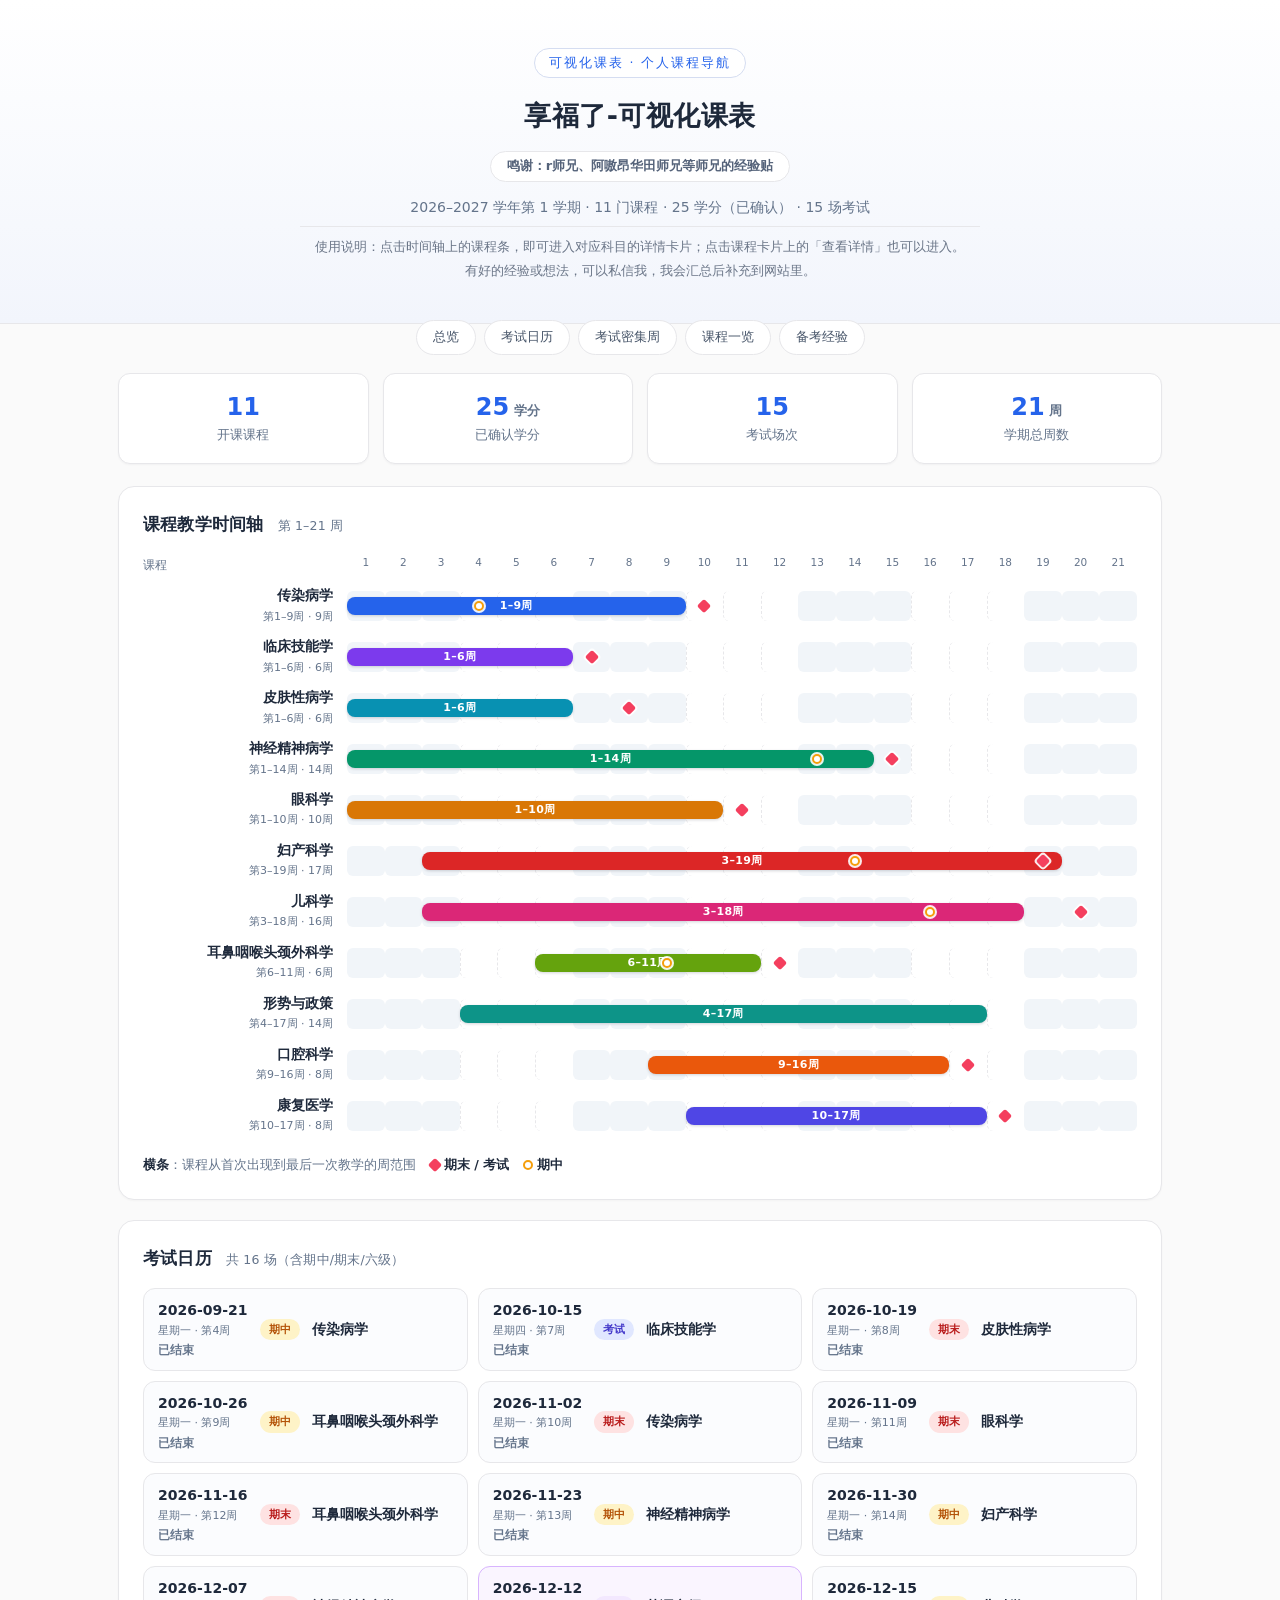
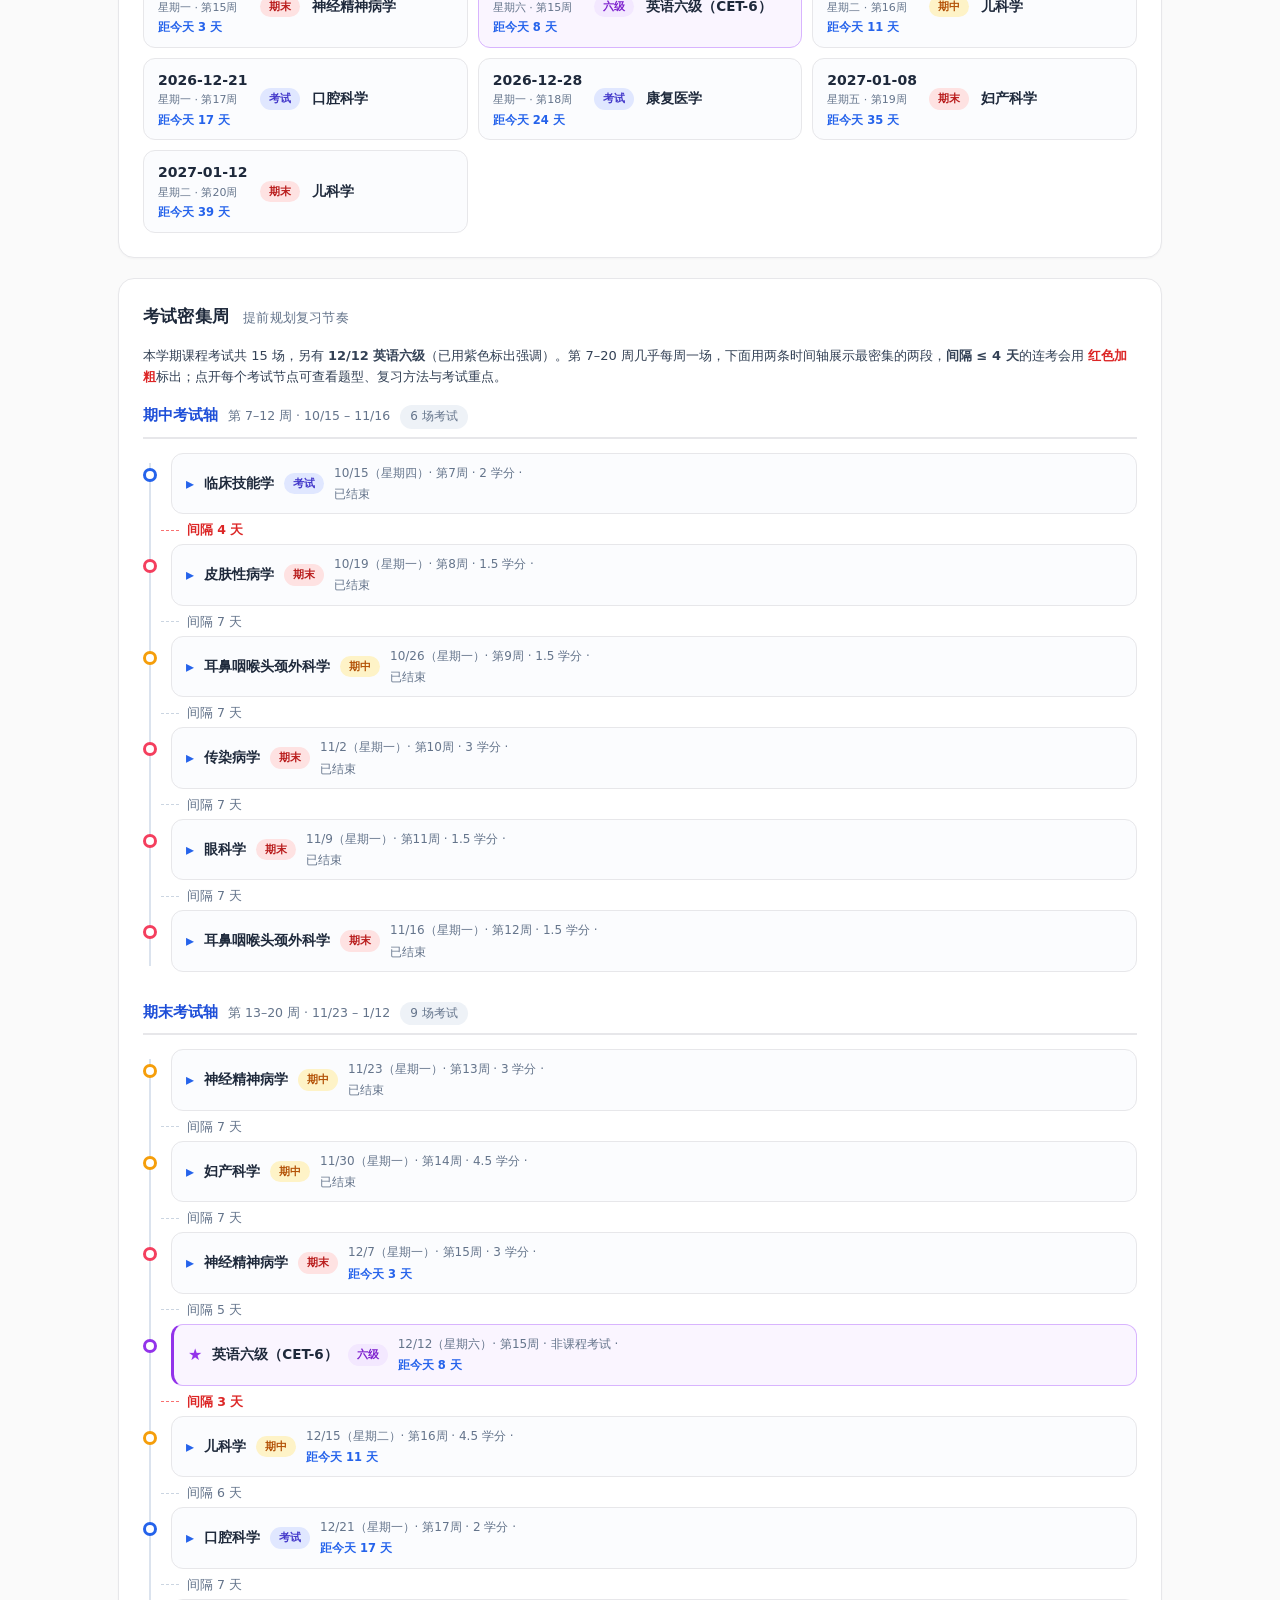
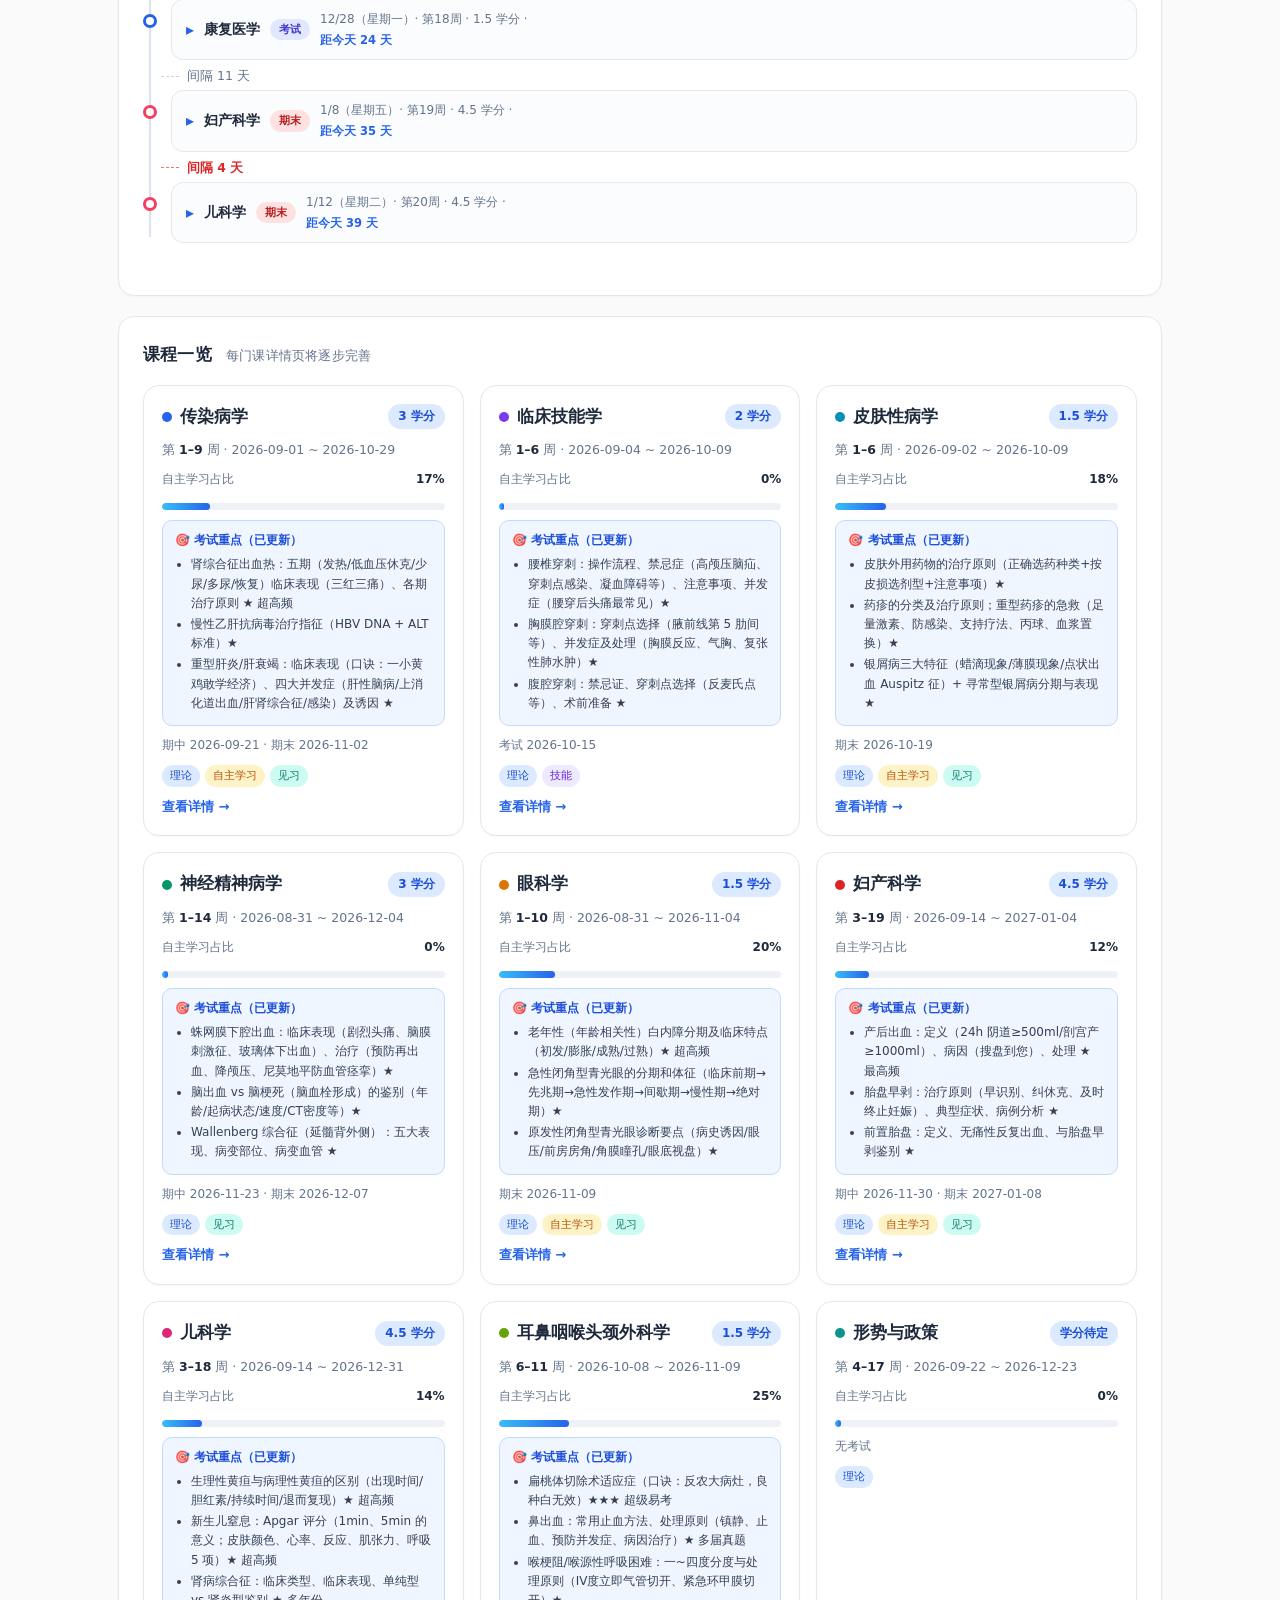
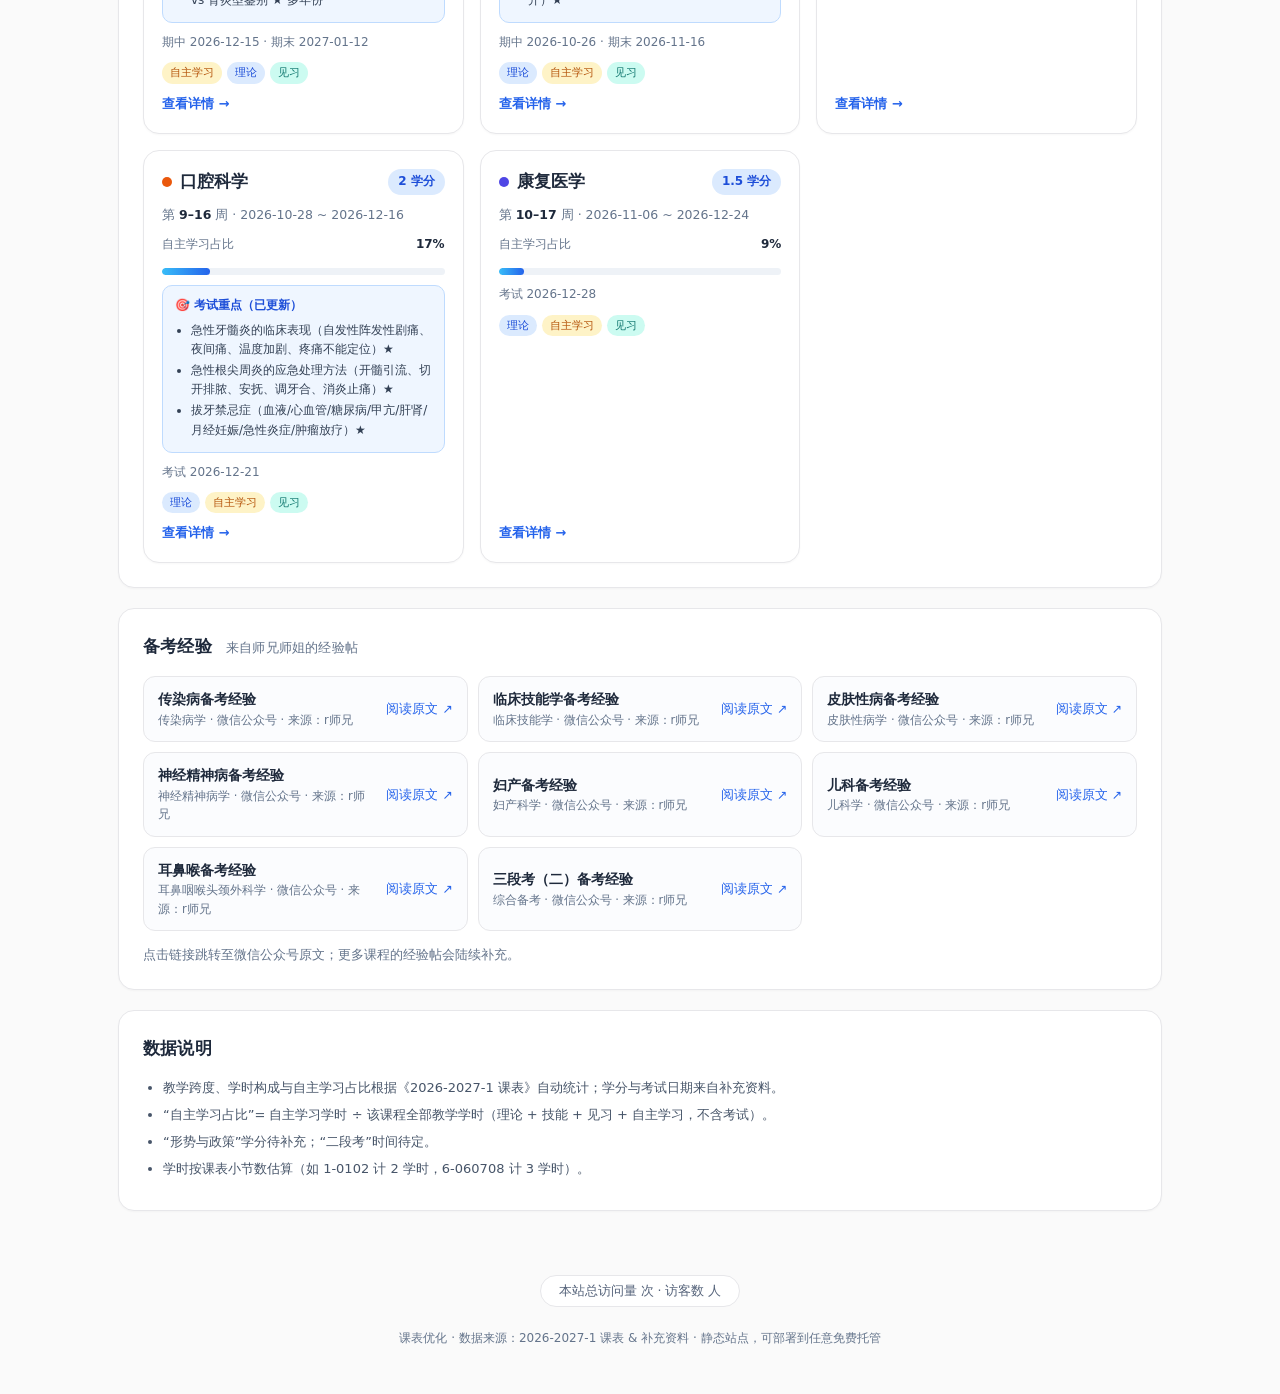
<file: index.html>
<!DOCTYPE html>
<html lang="zh-CN">
<head>
<meta charset="UTF-8">
<meta name="viewport" content="width=device-width, initial-scale=1.0">
<title>享福了-可视化课表 · 2026-2027 学年第 1 学期</title>
<link rel="stylesheet" href="css/style.css">
</head>
<body>

<header class="hero" id="top">
  <p class="kicker">可视化课表 · 个人课程导航</p>
  <h1 id="heroTitle">享福了-可视化课表</h1>
  <p class="credit">鸣谢：r师兄、阿嗷昂华田师兄等师兄的经验贴</p>
  <p class="sub" id="heroSub">加载中…</p>
  <p class="usage">使用说明：点击时间轴上的课程条，即可进入对应科目的详情卡片；点击课程卡片上的「查看详情」也可以进入。</p>
  <p class="usage">有好的经验或想法，可以私信我，我会汇总后补充到网站里。</p>
</header>

<main>
  <nav class="topnav">
    <a href="#top">总览</a>
    <a href="#sec-exams">考试日历</a>
    <a href="#sec-dense">考试密集周</a>
    <a href="#sec-courses">课程一览</a>
    <a href="#sec-exp">备考经验</a>
  </nav>

  <section class="stats" id="stats"></section>

<section class="panel">
    <h2>课程教学时间轴 <span class="hint">第 1–21 周</span></h2>
    <div class="timeline" id="timeline"></div>
    <p class="legend">
      <b>横条</b>：课程从首次出现到最后一次教学的周范围
      <span class="lg lg-final"></span><b>期末 / 考试</b>
      <span class="lg lg-mid"></span><b>期中</b>
    </p>
  </section>

<section class="panel" id="sec-exams">
    <h2>考试日历 <span class="hint" id="examCount"></span></h2>
    <div class="exam-list" id="examList"></div>
  </section>

<section class="panel" id="sec-dense">
    <h2>考试密集周 <span class="hint">提前规划复习节奏</span></h2>
    <div id="examDense"></div>
  </section>

<section class="panel" id="sec-courses">
    <h2>课程一览 <span class="hint">每门课详情页将逐步完善</span></h2>
    <div class="cards" id="courseCards"></div>
  </section>

<section class="panel" id="sec-exp">
    <h2>备考经验 <span class="hint">来自师兄师姐的经验帖</span></h2>
    <div class="exp-list" id="expList"></div>
    <p class="legend">点击链接跳转至微信公众号原文；更多课程的经验帖会陆续补充。</p>
  </section>

  <section class="panel">
    <h2>数据说明</h2>
    <ul class="note">
      <li>教学跨度、学时构成与自主学习占比根据《2026-2027-1 课表》自动统计；学分与考试日期来自补充资料。</li>
      <li>“自主学习占比”= 自主学习学时 ÷ 该课程全部教学学时（理论 + 技能 + 见习 + 自主学习，不含考试）。</li>
      <li>“形势与政策”学分待补充；“二段考”时间待定。</li>
      <li>学时按课表小节数估算（如 1-0102 计 2 学时，6-060708 计 3 学时）。</li>
    </ul>
  </section>
</main>

<footer>
  <p class="visits">
    本站总访问量 <span id="busuanzi_value_site_pv"></span> 次 · 访客数 <span id="busuanzi_value_site_uv"></span> 人
  </p>
  <p>课表优化 · 数据来源：2026-2027-1 课表 &amp; 补充资料 · 静态站点，可部署到任意免费托管</p>
</footer>

<script src="data/courses.js"></script>
<script src="js/main.js"></script>
<script async src="https://busuanzi.ibruce.info/busuanzi/2.3/busuanzi.pure.mini.js"></script>
</body>
</html>
</file>
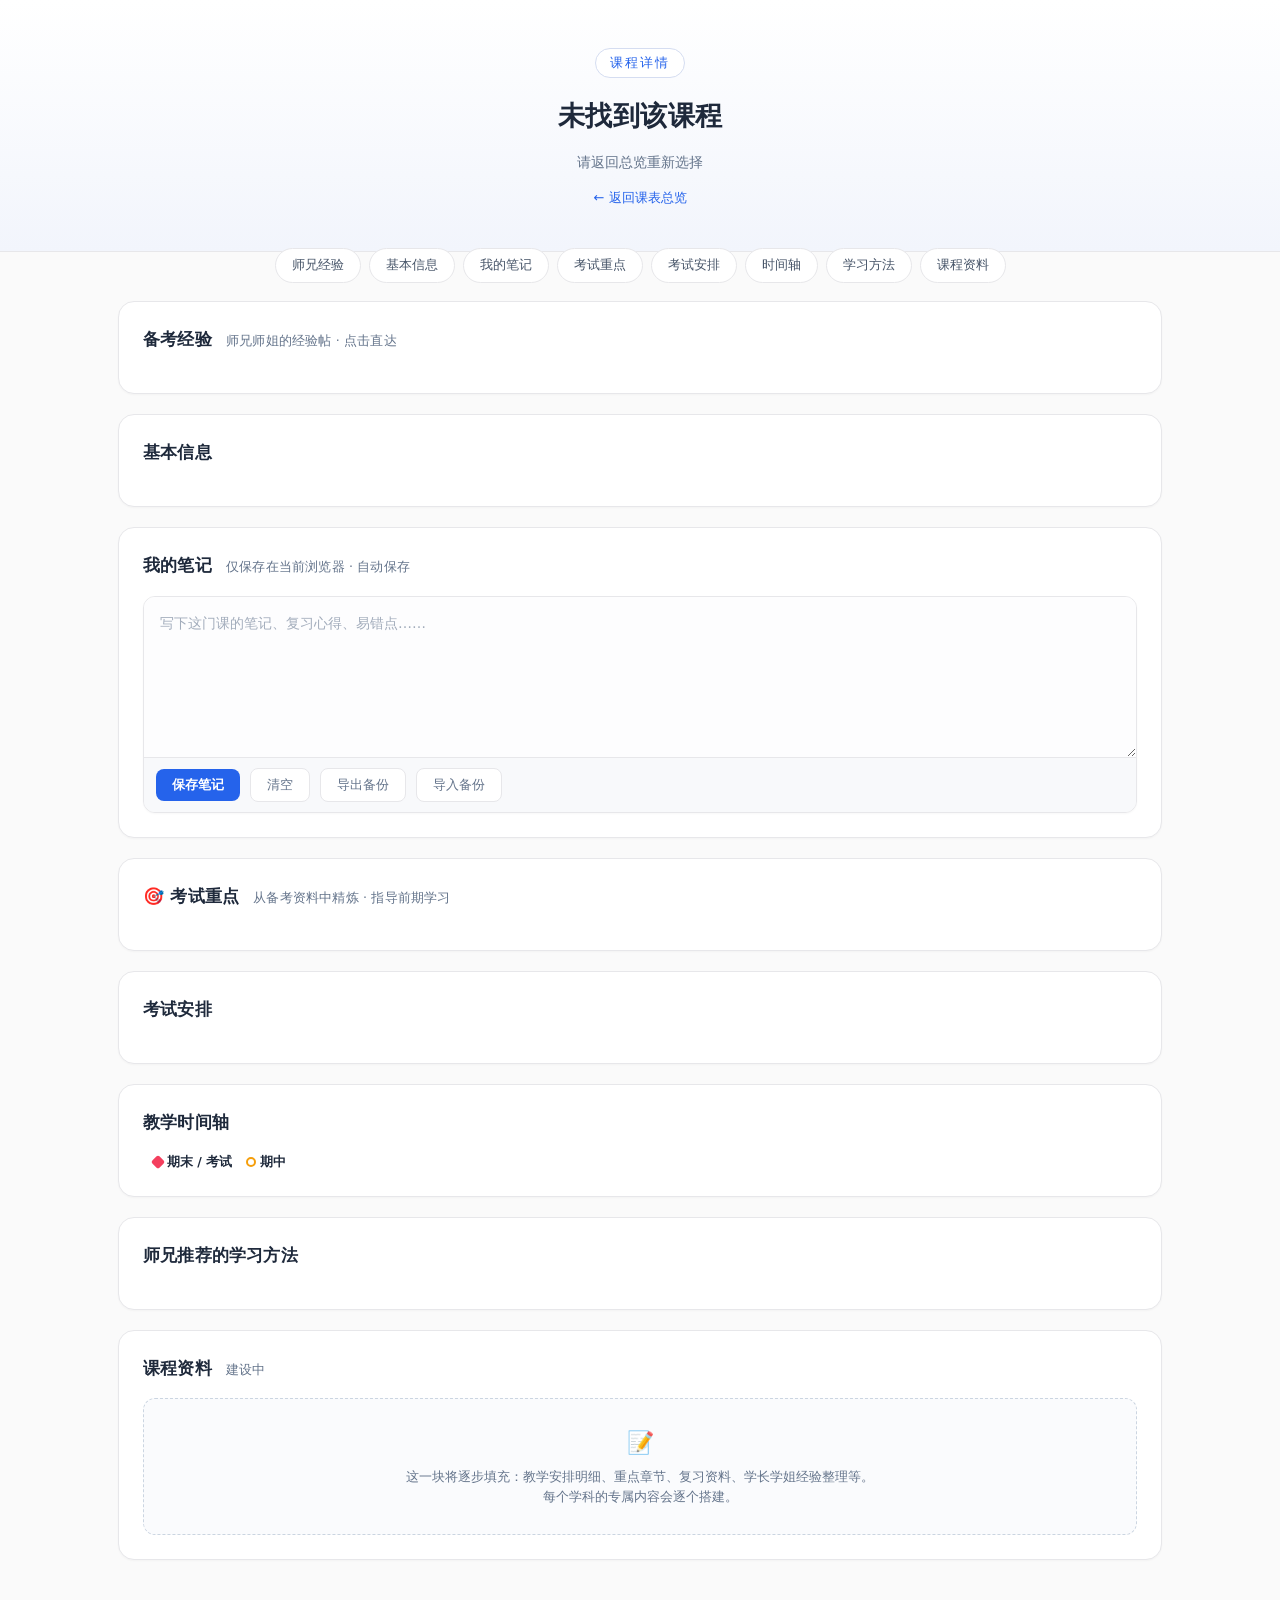
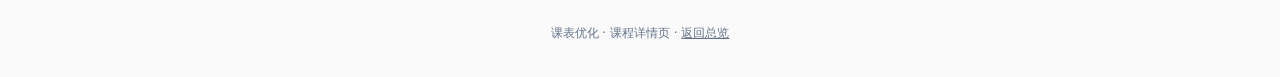
<file: course.html>
<!DOCTYPE html>
<html lang="zh-CN">
<head>
<meta charset="UTF-8">
<meta name="viewport" content="width=device-width, initial-scale=1.0">
<title>课程详情 · 课表优化</title>
<link rel="stylesheet" href="css/style.css">
</head>
<body>

<header class="hero">
  <p class="kicker">课程详情</p>
  <h1 id="courseTitle">加载中…</h1>
  <p class="sub" id="courseSub"></p>
  <a class="back" href="index.html">← 返回课表总览</a>
</header>

<main>
  <nav class="topnav">
    <a href="#sec-exp">师兄经验</a>
    <a href="#sec-info">基本信息</a>
    <a href="#sec-note">我的笔记</a>
    <a href="#sec-focus">考试重点</a>
    <a href="#sec-exams">考试安排</a>
    <a href="#sec-tl">时间轴</a>
    <a href="#sec-method">学习方法</a>
    <a href="#sec-files">课程资料</a>
  </nav>

  <section class="panel" id="sec-exp">
    <h2>备考经验 <span class="hint">师兄师姐的经验帖 · 点击直达</span></h2>
    <div id="courseExp"></div>
  </section>

  <section class="panel" id="sec-info">
    <h2>基本信息</h2>
    <div class="detail-grid" id="infoGrid"></div>
  </section>

  <section class="panel" id="sec-note">
    <h2>我的笔记 <span class="hint">仅保存在当前浏览器 · 自动保存</span></h2>
    <div class="note-wrap">
      <textarea id="courseNote" placeholder="写下这门课的笔记、复习心得、易错点……"></textarea>
      <div class="note-bar">
        <button type="button" id="noteSave">保存笔记</button>
        <button type="button" id="noteClear" class="ghost">清空</button>
        <button type="button" id="noteExport" class="ghost">导出备份</button>
        <button type="button" id="noteImport" class="ghost">导入备份</button>
        <input type="file" id="noteImportFile" accept="application/json,.json" hidden>
        <span id="noteStatus"></span>
      </div>
    </div>
  </section>

  <section class="panel" id="sec-focus">
    <h2>🎯 考试重点 <span class="hint">从备考资料中精炼 · 指导前期学习</span></h2>
    <div id="focusBody"></div>
  </section>

  <section class="panel" id="sec-exams">
    <h2>考试安排</h2>
    <div class="exam-list" id="courseExams"></div>
  </section>

  <section class="panel" id="sec-tl">
    <h2>教学时间轴</h2>
    <div class="timeline mini-tl" id="courseTimeline"></div>
    <p class="legend">
      <span class="lg lg-final"></span><b>期末 / 考试</b>
      <span class="lg lg-mid"></span><b>期中</b>
    </p>
  </section>

  <section class="panel" id="sec-method">
    <h2>师兄推荐的学习方法</h2>
    <div id="methodBody"></div>
  </section>

  <section class="panel" id="sec-files">
    <h2>课程资料 <span class="hint">建设中</span></h2>
    <div class="placeholder">
      <div class="big">📝</div>
      这一块将逐步填充：教学安排明细、重点章节、复习资料、学长学姐经验整理等。<br>
      每个学科的专属内容会逐个搭建。
    </div>
  </section>
</main>

<footer>
  课表优化 · 课程详情页 · <a href="index.html">返回总览</a>
</footer>

<script src="data/courses.js"></script>
<script src="js/main.js"></script>
</body>
</html>
</file>
<file: css/style.css>
:root {
  --bg: #fafafa;
  --card: #ffffff;
  --ink: #1e293b;
  --muted: #64748b;
  --line: #e7e7ea;
  --accent: #2563eb;
  --accent-dark: #1d4ed8;
  --exam: #f43f5e;
  --midterm: #f59e0b;
  --ok: #059669;
}
* { box-sizing: border-box; }
html { scroll-behavior: smooth; }
body {
  margin: 0;
  font-family: "PingFang SC", "Hiragino Sans GB", "Microsoft YaHei", "Noto Sans SC", system-ui, sans-serif;
  background: var(--bg);
  color: var(--ink);
  line-height: 1.6;
  -webkit-font-smoothing: antialiased;
}
a { color: var(--accent); text-decoration: none; }
a:hover { text-decoration: underline; }

/* ---------- hero ---------- */
.hero {
  background: linear-gradient(180deg, #ffffff 0%, #f2f5fc 100%);
  color: var(--ink);
  padding: 48px 24px 42px;
  text-align: center;
  border-bottom: 1px solid var(--line);
}
.hero .kicker {
  display: inline-block; font-size: 12.5px; letter-spacing: 2px;
  color: var(--accent); border: 1px solid #d5ddf1; border-radius: 999px;
  padding: 4px 14px; margin: 0 0 16px; background: #fff;
}
.hero h1 { margin: 0 0 14px; font-size: 27px; letter-spacing: .5px; font-weight: 700; }
.hero .credit {
  margin: 0 0 14px; font-size: 13px; color: #55637a;
  display: inline-block; border: 1px solid var(--line); background: #fff;
  border-radius: 999px; padding: 4px 16px;
}
.hero .sub { margin: 0; color: var(--muted); font-size: 14px; }
.hero .back { display: inline-block; margin-top: 14px; color: var(--accent); font-size: 13px; }
.hero .usage {
  margin: 8px auto 0; max-width: 680px; font-size: 12.5px; color: #6b7688;
  border-top: 1px solid var(--line); padding-top: 10px;
}
.hero .usage + .usage { border-top: none; padding-top: 0; margin-top: 4px; }

main { max-width: 1080px; margin: -24px auto 0; padding: 0 18px 40px; }

/* ---------- top nav ---------- */
.topnav {
  display: flex; justify-content: center; flex-wrap: wrap; gap: 8px;
  margin: 20px 0 18px;
}
.topnav a {
  font-size: 13px; color: #475569; background: #fff; border: 1px solid var(--line);
  border-radius: 999px; padding: 6px 16px; transition: color .12s, background .12s, border-color .12s;
}
.topnav a:hover {
  color: var(--accent); border-color: #bfdbfe; background: #eff6ff; text-decoration: none;
}

/* ---------- stats ---------- */
.stats { display: grid; grid-template-columns: repeat(4, 1fr); gap: 14px; margin-bottom: 22px; }
.stat {
  background: var(--card); border: 1px solid var(--line); border-radius: 12px;
  padding: 18px 14px; text-align: center; box-shadow: 0 1px 2px rgba(15,23,42,.04);
}
.stat .num { font-size: 24px; font-weight: 800; color: var(--accent); line-height: 1.25; }
.stat .num small { font-size: 13px; color: var(--muted); font-weight: 600; }
.stat .label { font-size: 12.5px; color: var(--muted); margin-top: 3px; }

/* ---------- panels ---------- */
.panel {
  background: var(--card); border: 1px solid var(--line); border-radius: 16px;
  padding: 24px; margin-bottom: 20px; box-shadow: 0 1px 2px rgba(15,23,42,.03);
}
.panel h2 { margin: 0 0 16px; font-size: 17px; font-weight: 700; letter-spacing: .2px; }
.panel h2 .hint { font-size: 12.5px; color: var(--muted); font-weight: 400; margin-left: 8px; }

/* ---------- timeline ---------- */
.tl-head, .tl-row { display: grid; grid-template-columns: 190px 1fr; gap: 14px; align-items: center; }
.tl-head { padding-bottom: 4px; }
.tl-head .tl-spacer { font-size: 12px; color: var(--muted); }
.tl-scale { position: relative; height: 22px; }
.tl-scale span { position: absolute; top: 0; font-size: 10.5px; color: var(--muted); transform: translateX(-50%); }
.tl-row { padding: 6px 0; }
.tl-label { text-align: right; line-height: 1.3; }
.tl-name { font-weight: 600; font-size: 14px; display: block; }
.tl-weeks { font-size: 11px; color: var(--muted); }
.tl-track { position: relative; height: 30px; }
.tl-track .wb, .tl-track .wb-alt { position: absolute; top: 0; bottom: 0; border-radius: 6px; z-index: 0; }
.tl-track .wb { background: #f1f5f9; }
.tl-track .wb-alt { background: #ffffff; border-left: 1px dashed var(--line); }
.tl-bar {
  position: absolute; top: 6px; bottom: 6px; border-radius: 8px; z-index: 1;
  display: flex; align-items: center; justify-content: center;
  color: #fff; font-size: 11px; font-weight: 700; letter-spacing: .3px;
  box-shadow: 0 1px 3px rgba(15,23,42,.18); min-width: 6px; overflow: hidden;
}
.tl-bar-text { white-space: nowrap; padding: 0 8px; }
.mk {
  position: absolute; top: 10px; width: 10px; height: 10px; z-index: 2;
  transform: translateX(-50%);
  box-shadow: 0 0 0 2px rgba(255,255,255,.9);
}
.mk-final { background: var(--exam); border-radius: 2px; transform: translateX(-50%) rotate(45deg); }
.mk-mid { background: #fff; border: 2.5px solid var(--midterm); border-radius: 50%; }
.legend { margin: 14px 0 0; font-size: 12.5px; color: var(--muted); }
.legend b { color: var(--ink); font-weight: 600; }
.lg { display: inline-block; width: 10px; height: 10px; vertical-align: -1px; margin: 0 4px 0 10px; }
.lg-final { background: var(--exam); border-radius: 2px; transform: rotate(45deg); }
.lg-mid { background: #fff; border: 2.5px solid var(--midterm); border-radius: 50%; }

/* ---------- exam list ---------- */
.exam-list { display: grid; grid-template-columns: repeat(auto-fill, minmax(300px, 1fr)); gap: 10px; }
.exam-item {
  display: flex; align-items: center; gap: 12px;
  border: 1px solid var(--line); border-radius: 12px; padding: 10px 14px;
  background: #fbfcfe;
}
.exam-date { font-weight: 700; font-size: 14px; min-width: 78px; }
.exam-date small { display: block; font-weight: 400; font-size: 11px; color: var(--muted); }
.badge {
  display: inline-block; font-size: 11px; font-weight: 600; padding: 2px 9px;
  border-radius: 999px; white-space: nowrap;
}
.b-final { background: #fee2e2; color: #b91c1c; }
.b-mid { background: #fef3c7; color: #b45309; }
.b-exam { background: #e0e7ff; color: #4338ca; }
.b-cet6 { background: #f3e8ff; color: #7e22ce; font-weight: 700; }
.exam-course { flex: 1; font-weight: 600; font-size: 13.5px; }
.exam-item.cet6 { border-color: #d8b4fe; background: #faf5ff; }

/* ---------- countdown ---------- */
.cd { display: block; font-size: 11.5px; margin-top: 2px; }
.cd-soon { color: var(--accent); font-weight: 600; }
.cd-today { color: var(--exam); font-weight: 700; }
.cd-done { color: var(--muted); }

/* ---------- focus progress & checkboxes ---------- */
.focus-prog {
  display: flex; align-items: center; gap: 12px; flex-wrap: wrap;
  background: #f0fdf4; border: 1px solid #bbf7d0; border-radius: 12px;
  padding: 10px 14px; margin-bottom: 14px; font-size: 13px; color: #14532d;
}
.focus-prog b { font-size: 15px; color: #15803d; }
.focus-prog button {
  margin-left: auto; border: 1px solid #bbf7d0; background: #fff; color: #15803d;
  border-radius: 999px; padding: 3px 12px; font-size: 12px; cursor: pointer;
}
.focus-prog button:hover { background: #dcfce7; }
.ck-row { display: flex; gap: 8px; align-items: flex-start; cursor: pointer; }
.ck-row input { margin-top: 3px; accent-color: var(--accent); flex: 0 0 auto; cursor: pointer; }
.ck-row input:checked + span { color: var(--muted); text-decoration: line-through; }

/* ---------- course note ---------- */
#notePanel {
  border-color: #dde5f2;
  background: linear-gradient(180deg, #fbfcff 0%, #ffffff 100%);
}
#notePanel h2 { display: flex; align-items: baseline; gap: 8px; }
.note-wrap {
  border: 1px solid var(--line); border-radius: 12px; overflow: hidden;
  background: #fff; box-shadow: 0 1px 2px rgba(15, 23, 42, .03);
}
#courseNote {
  display: block; width: 100%; min-height: 160px; resize: vertical;
  border: none; outline: none; padding: 14px 16px;
  font: inherit; font-size: 14px; line-height: 1.8;
  color: var(--ink); background: #fdfdfe;
}
#courseNote::placeholder { color: #a3adbc; }
#courseNote:focus { background: #ffffff; }
.note-bar {
  display: flex; align-items: center; gap: 10px; flex-wrap: wrap;
  border-top: 1px solid var(--line); padding: 10px 12px; background: #f8f9fb;
}
.note-bar button {
  border: none; border-radius: 8px; padding: 7px 16px;
  font-size: 13px; font-weight: 600; cursor: pointer;
  background: var(--accent); color: #fff;
}
.note-bar button:hover { background: var(--accent-dark); }
.note-bar button.ghost {
  background: #fff; color: #64748b; border: 1px solid var(--line); font-weight: 500;
}
.note-bar button.ghost:hover { background: #f1f5f9; }
#noteStatus { font-size: 12px; color: var(--muted); margin-left: auto; }
#noteStatus.saved { color: #059669; font-weight: 600; }

/* ---------- exam dense ---------- */
.dense-overview { font-size: 13px; color: #334155; margin-bottom: 16px; }
.dense-overview p { margin: 0 0 6px; }
.red-b { color: #dc2626; font-weight: 700; }
.dense-board { margin-bottom: 24px; }
.board-head {
  display: flex; align-items: baseline; gap: 10px; flex-wrap: wrap;
  border-bottom: 2px solid var(--line); padding-bottom: 8px; margin-bottom: 14px;
}
.board-title { font-size: 15px; font-weight: 700; color: var(--accent-dark); }
.board-range { font-size: 12.5px; color: var(--muted); }
.board-note {
  font-size: 12px; color: var(--muted); background: #eef2f7;
  border-radius: 999px; padding: 2px 10px;
}
.board-body { position: relative; padding-left: 0; }
.board-body::before {
  content: ""; position: absolute; left: 6px; top: 10px; bottom: 10px;
  width: 2px; background: #dbe3ee;
}
.bnode { display: flex; gap: 14px; align-items: flex-start; position: relative; }
.bnode-dot {
  flex: 0 0 14px; width: 14px; height: 14px; margin-top: 15px;
  border-radius: 50%; background: #fff; border: 3px solid var(--accent); z-index: 1;
}
.bnode-dot.mid { border-color: var(--midterm); }
.bnode-dot.final { border-color: var(--exam); }
.bnode-dot.exam { border-color: var(--accent); }
.bnode-dot.cet6 { border-color: #9333ea; }
.bcard {
  border: 1px solid var(--line); border-radius: 12px; background: #fbfcfe;
  flex: 1; margin-bottom: 4px; overflow: hidden;
}
.bcard.cet6 {
  border-color: #d8b4fe; background: #faf5ff; border-left: 3px solid #9333ea;
}
.bcard summary {
  display: flex; align-items: center; gap: 10px; flex-wrap: wrap;
  padding: 10px 14px; cursor: pointer; list-style: none;
}
.bcard summary::-webkit-details-marker { display: none; }
.bcard summary::before { content: "▸"; color: var(--accent); font-weight: 700; }
.bcard[open] summary::before { content: "▾"; }
.bcard.cet6 summary::before { content: "★"; color: #9333ea; }
.bcard.cet6[open] summary::before { content: "★"; }
.bcard-name { font-weight: 700; font-size: 13.5px; }
.bcard-meta { font-size: 12px; color: var(--muted); }
.bcard-detail {
  border-top: 1px dashed var(--line); padding: 11px 14px; font-size: 12.5px; color: #334155;
}
.bcard-detail p { margin: 0 0 6px; }
.bcard-detail ul { margin: 0 0 9px; padding-left: 18px; }
.bcard-detail li { margin-bottom: 4px; }
.bcard-summary {
  background: #eff6ff; border-radius: 8px; padding: 7px 11px; color: #1e3a8a;
}
.dense-todo { color: #b45309; }
.binterval {
  display: flex; align-items: center; gap: 8px;
  margin: 2px 0 4px 12px; padding-left: 6px;
  font-size: 12.5px; color: var(--muted);
}
.binterval .bi-line {
  display: inline-block; width: 18px; height: 0;
  border-top: 1.5px dashed #cbd5e1;
}
.binterval.short .bi-line { border-color: #f87171; }
.binterval.short .bi-text { color: #dc2626; font-weight: 700; }

/* ---------- course cards ---------- */
.cards { display: grid; grid-template-columns: repeat(auto-fill, minmax(310px, 1fr)); gap: 16px; }
.card {
  border: 1px solid var(--line); border-radius: 16px; padding: 18px;
  background: #fff; box-shadow: 0 1px 2px rgba(15,23,42,.03);
  display: flex; flex-direction: column; gap: 10px;
  transition: transform .12s ease, box-shadow .12s ease;
}
.card:hover { transform: translateY(-2px); box-shadow: 0 8px 24px rgba(15,23,42,.08); }
.card-head { display: flex; align-items: center; justify-content: space-between; gap: 8px; }
.card-name { font-size: 16.5px; font-weight: 700; display: flex; align-items: center; gap: 8px; }
.dot { width: 10px; height: 10px; border-radius: 50%; display: inline-block; }
.credit { font-size: 12px; font-weight: 700; color: var(--accent-dark); background: #dbeafe; padding: 3px 10px; border-radius: 999px; white-space: nowrap; }
.card-meta { font-size: 12.5px; color: var(--muted); }
.card-meta b { color: var(--ink); }
.ss-label { display: flex; justify-content: space-between; font-size: 12px; color: var(--muted); margin-bottom: 4px; }
.ss-label b { color: var(--ink); }
.ss-bar { height: 7px; border-radius: 999px; background: #eef2f7; overflow: hidden; }
.ss-bar i { display: block; height: 100%; border-radius: 999px; background: linear-gradient(90deg, #38bdf8, #2563eb); }
.card-exams { font-size: 12px; color: var(--muted); display: flex; flex-wrap: wrap; gap: 6px; }
.card-exams .badge { font-size: 11px; }
.typechips { display: flex; flex-wrap: wrap; gap: 5px; }
.typechip { font-size: 11px; padding: 2px 8px; border-radius: 999px; font-weight: 500; }
.t-lecture { background: #dbeafe; color: #1d4ed8; }
.t-skill { background: #ede9fe; color: #6d28d9; }
.t-clerk { background: #ccfbf1; color: #0f766e; }
.t-self { background: #fef3c7; color: #b45309; }
.t-other { background: #f1f5f9; color: #475569; }
.card-link { margin-top: auto; font-size: 13px; font-weight: 600; }
.card .status { font-size: 11px; color: #b45309; background: #fef3c7; padding: 2px 8px; border-radius: 999px; }
.focus-teaser {
  border: 1px solid #bfdbfe; background: #eff6ff; border-radius: 10px; padding: 10px 12px;
}
.focus-teaser-title { font-size: 12px; font-weight: 700; color: #1d4ed8; margin-bottom: 5px; }
.focus-teaser ul { margin: 0; padding-left: 16px; }
.focus-teaser li { font-size: 12px; color: #334155; margin-bottom: 2px; }

/* ---------- experience ---------- */
.exp-list { display: grid; grid-template-columns: repeat(auto-fill, minmax(300px, 1fr)); gap: 10px; }
.exp-item {
  display: flex; align-items: center; justify-content: space-between; gap: 10px;
  border: 1px solid var(--line); border-radius: 12px; padding: 12px 14px; background: #fbfcfe;
}
.exp-item .exp-title { font-weight: 600; font-size: 13.5px; }
.exp-item .exp-meta { font-size: 11.5px; color: var(--muted); }
.exp-link { font-size: 12.5px; white-space: nowrap; }

/* ---------- course detail page ---------- */
.detail-grid { display: grid; grid-template-columns: repeat(auto-fit, minmax(170px, 1fr)); gap: 12px; }
.d-cell { border: 1px solid var(--line); border-radius: 12px; padding: 12px 14px; background: #fbfcfe; }
.d-cell .k { font-size: 11.5px; color: var(--muted); }
.d-cell .v { font-size: 15px; font-weight: 700; margin-top: 2px; }
.d-cell .v small { font-size: 12px; color: var(--muted); font-weight: 400; }
.placeholder {
  border: 1.5px dashed #cbd5e1; border-radius: 12px; padding: 26px; text-align: center;
  color: var(--muted); font-size: 13px; background: #fafbfd;
}
.placeholder .big { font-size: 22px; margin-bottom: 6px; }
.mini-tl { margin: 6px 0 2px; }

/* ---------- exam focus ---------- */
.focus-summary {
  border-left: 4px solid var(--accent); background: #eff6ff; border-radius: 0 12px 12px 0;
  padding: 12px 16px; font-size: 13.5px; margin-bottom: 16px; color: #1e3a8a;
}
.focus-sec { margin-top: 18px; }
.focus-sec h3 {
  font-size: 14.5px; margin: 0 0 8px; padding-bottom: 6px;
  border-bottom: 2px solid var(--line); display: flex; align-items: center; gap: 8px;
}
.focus-sec h3 .tag {
  font-size: 10.5px; font-weight: 600; color: #fff; background: var(--accent);
  border-radius: 999px; padding: 2px 9px;
}
.focus-list { list-style: none; margin: 0; padding: 0; }
.focus-list li {
  padding: 5px 0 5px 18px; position: relative; font-size: 13.5px; color: #334155;
}
.focus-list li::before {
  content: "▸"; position: absolute; left: 2px; color: var(--accent); font-weight: 700;
}
.focus-list li.star::before { content: "★"; color: var(--exam); }
.kw-wrap { display: flex; flex-wrap: wrap; gap: 7px; }
.kw {
  font-size: 12.5px; background: #f1f5f9; border: 1px solid var(--line);
  border-radius: 999px; padding: 4px 12px; color: #334155;
}
.kw.hot { background: #fee2e2; border-color: #fecaca; color: #b91c1c; font-weight: 600; }
.mne {
  background: #fffbeb; border: 1px solid #fde68a; border-radius: 10px;
  padding: 8px 12px; font-size: 13px; color: #92400e; margin-bottom: 8px;
}
.mne b { color: #b45309; }

/* ---------- study method & resources ---------- */
.method-box {
  border: 1px solid #bbf7d0; background: #f0fdf4; border-radius: 12px;
  padding: 14px 16px; font-size: 13.5px; color: #14532d; margin-bottom: 14px;
}
.method-box .k { font-size: 11.5px; color: #15803d; margin-bottom: 3px; font-weight: 600; }
.src-badge {
  display: inline-block; font-size: 11px; font-weight: 600; color: #6d28d9;
  background: #ede9fe; border-radius: 999px; padding: 2px 10px; margin-left: 8px;
}
.res-list { display: grid; grid-template-columns: repeat(auto-fill, minmax(280px, 1fr)); gap: 10px; margin-top: 12px; }
.res-item {
  display: flex; align-items: center; justify-content: space-between; gap: 10px;
  border: 1px solid var(--line); border-radius: 12px; padding: 11px 14px; background: #fbfcfe;
}
.res-item .res-title { font-size: 13px; font-weight: 600; }
.res-item .res-meta { font-size: 11.5px; color: var(--muted); }
.local-tag {
  color: #64748b; background: #f1f5f9; border: 1px solid var(--line);
  padding: 2px 9px; border-radius: 999px; font-size: 11px; font-weight: 600;
}

ul.note { margin: 10px 0 0; padding-left: 20px; font-size: 13px; color: #475569; }
ul.note li { margin-bottom: 6px; }

footer { text-align: center; color: var(--muted); font-size: 12px; padding: 4px 0 34px; }
footer a { color: var(--muted); text-decoration: underline; }
footer .visits {
  display: inline-block; border: 1px solid var(--line); background: #fff;
  border-radius: 999px; padding: 5px 18px; margin: 0 0 10px;
  font-size: 12.5px; color: #55637a;
}
footer .visits span { color: var(--accent); font-weight: 700; }

@media (max-width: 760px) {
  .stats { grid-template-columns: repeat(2, 1fr); }
  .tl-head, .tl-row { grid-template-columns: 1fr; gap: 4px; }
  .tl-label { text-align: left; }
  .tl-scale { display: none; }
  .cards { grid-template-columns: 1fr; }
}
</file>
